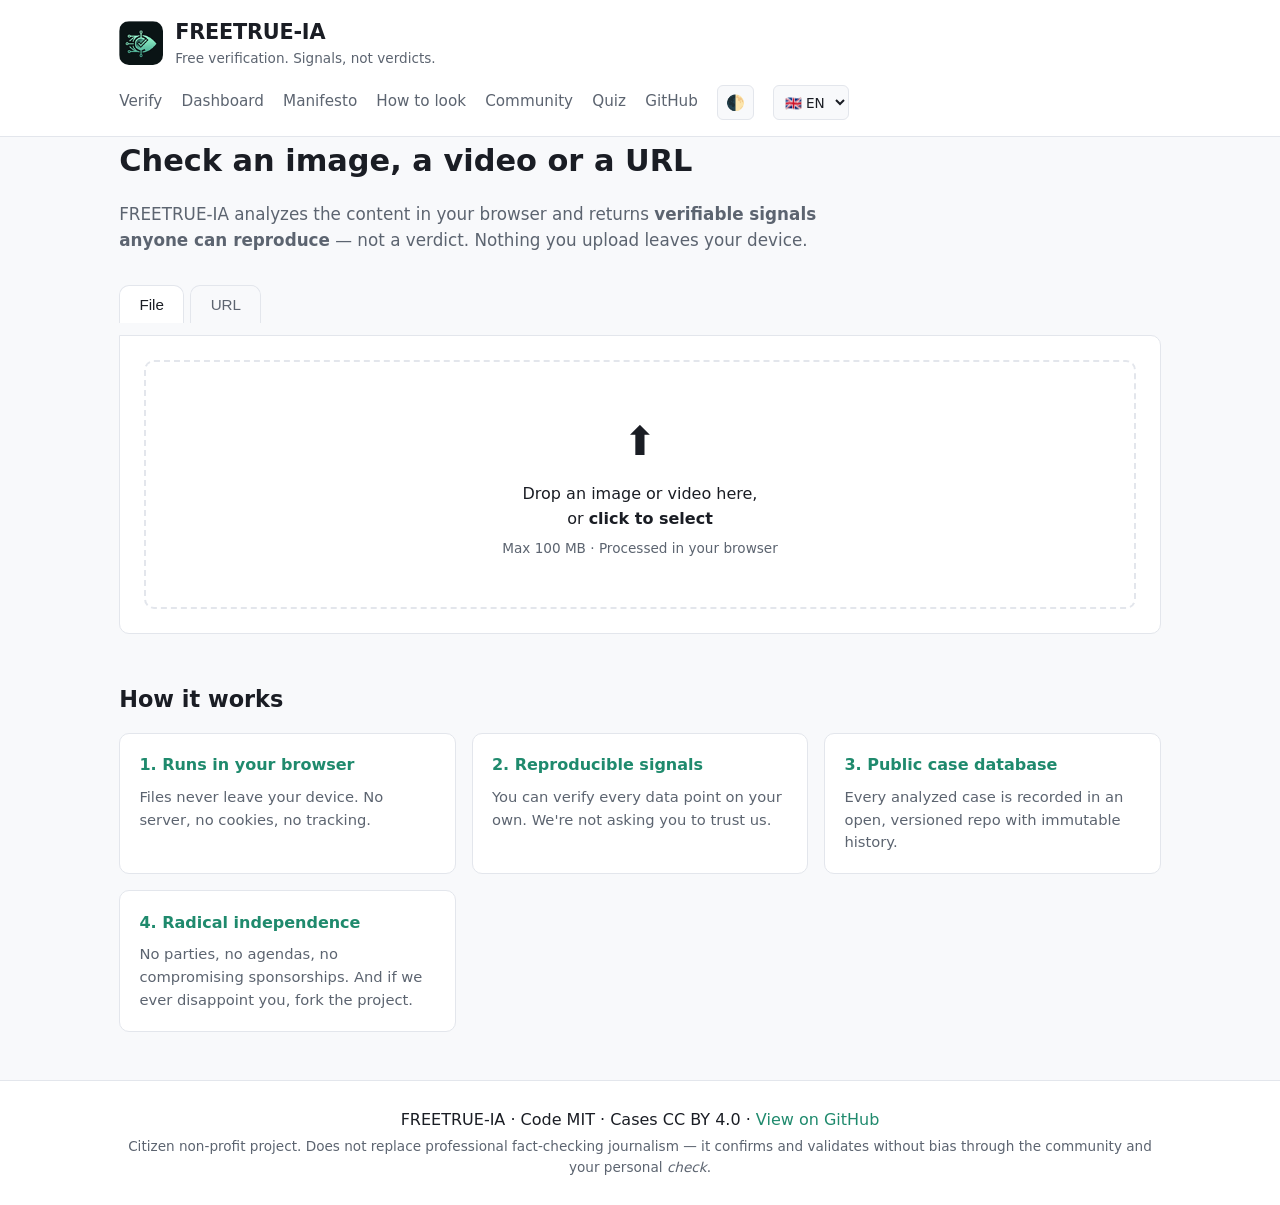
<file: index.html>
<!DOCTYPE html>
<html lang="es">
<head>
  <meta charset="UTF-8" />
  <meta name="viewport" content="width=device-width, initial-scale=1.0" />
  <title>FREETRUE-IA</title>
  <meta name="description" data-i18n-attr="content:meta.description" content="Herramienta libre y ciudadana para verificar contenidos audiovisuales sospechosos de manipulación por IA. Aporta señales verificables, no veredictos." />
  <link rel="stylesheet" href="css/style.css" />
  <link rel="icon" type="image/png" href="assets/logo-64.png" />
  <link rel="apple-touch-icon" href="assets/logo-512.png" />
  <link rel="manifest" href="manifest.webmanifest" />
  <meta name="theme-color" content="#0c1614" />
  <meta property="og:title" content="FREETRUE-IA" />
  <meta property="og:description" content="Verificación libre de contenidos. Señales verificables, no veredictos." />
  <meta property="og:image" content="https://jfsaints.github.io/FREETRUE-IA/assets/social-card.png" />
  <meta property="og:url" content="https://jfsaints.github.io/FREETRUE-IA/" />
  <meta name="twitter:card" content="summary_large_image" />
</head>
<body>
  <header class="site-header">
    <div class="container header-inner">
      <div class="brand">
        <img class="brand-mark" src="assets/logo-64.png" alt="" aria-hidden="true" />
        <div>
          <h1>FREETRUE-IA</h1>
          <p class="tagline" data-i18n="meta.tagline">Verificación libre. Señales, no veredictos.</p>
        </div>
      </div>
      <nav class="site-nav">
        <a href="#verificador" data-i18n="nav.verify">Verificar</a>
        <a href="panel.html" data-i18n="nav.panel">Panel</a>
        <a href="https://github.com/JFSAINTS/FREETRUE-IA/blob/main/MANIFIESTO.md" target="_blank" rel="noopener" data-i18n="nav.manifesto">Manifiesto</a>
        <a href="https://github.com/JFSAINTS/FREETRUE-IA/blob/main/docs/como-mirar.md" target="_blank" rel="noopener" data-i18n="nav.howto">Cómo mirar</a>
        <a href="https://github.com/JFSAINTS/FREETRUE-IA/blob/main/docs/comunidad.md" target="_blank" rel="noopener" data-i18n="nav.community">Comunidad</a>
        <a href="quiz.html" data-i18n="nav.quiz">Quiz</a>
        <a href="https://github.com/JFSAINTS/FREETRUE-IA" target="_blank" rel="noopener" data-i18n="nav.github">GitHub</a>
        <button id="theme-toggle" class="theme-toggle" type="button" aria-label="Cambiar tema">🌓</button>
        <select id="lang-switcher" class="lang-switcher" aria-label="Idioma">
          <option value="es">🇪🇸 ES</option>
          <option value="en">🇬🇧 EN</option>
          <option value="ca">🇪🇦 CA</option>
        </select>
      </nav>
    </div>
  </header>

  <main class="container">

    <section class="intro">
      <h2 data-i18n="intro.title">Verifica una imagen, un vídeo o una URL</h2>
      <p data-i18n-html="intro.text">
        FREETRUE-IA analiza el contenido en tu navegador y devuelve
        <strong>señales verificables que cualquiera puede reproducir</strong> —
        no un veredicto. Nada de lo que subas sale de tu dispositivo.
      </p>
    </section>

    <section id="verificador" class="verifier">
      <div class="tabs" role="tablist">
        <button class="tab active" data-tab="archivo" role="tab" aria-selected="true" data-i18n="tab.file">Archivo</button>
        <button class="tab" data-tab="url" role="tab" aria-selected="false" data-i18n="tab.url">URL</button>
      </div>

      <div class="tab-panel active" data-panel="archivo">
        <label class="dropzone" id="dropzone">
          <input type="file" id="file-input" accept="image/*,video/*" hidden />
          <div class="dropzone-inner">
            <span class="dropzone-icon" aria-hidden="true">⬆️</span>
            <span class="dropzone-text" data-i18n-html="dropzone.text">
              Arrastra aquí una imagen o vídeo,<br />
              o <strong>haz clic para seleccionar</strong>
            </span>
            <span class="dropzone-note" data-i18n="dropzone.note">Máx. 100 MB · Se procesa en tu navegador</span>
          </div>
        </label>
      </div>

      <div class="tab-panel" data-panel="url">
        <div class="url-form">
          <input type="url" id="url-input" data-i18n-placeholder="url.placeholder" placeholder="https://…" autocomplete="off" />
          <button id="url-analyze" class="btn primary" data-i18n="url.analyze">Analizar</button>
        </div>
        <p class="hint" data-i18n-html="url.hint">
          Nota: por restricciones de seguridad del navegador (CORS), muchos
          sitios impiden descargar directamente sus imágenes/vídeos. Si falla,
          descarga el archivo manualmente y súbelo desde la pestaña
          <em>Archivo</em>. Los enlaces de búsqueda inversa se generan igualmente.
        </p>
      </div>
    </section>

    <section id="resultados" class="results" hidden>
      <div class="results-header">
        <h2 data-i18n="results.title">Informe de análisis</h2>
        <div class="results-actions">
          <button id="share-report" class="btn ghost" data-i18n="share.button">🔗 Copiar enlace</button>
          <button id="print-report" class="btn ghost" data-i18n="print.button">🖨️ Imprimir</button>
          <button id="download-report" class="btn ghost" data-i18n="results.download">⬇ Descargar JSON</button>
        </div>
      </div>

      <div id="shared-banner" class="shared-banner" hidden data-i18n="share.banner">
        Estás viendo un informe compartido. Los datos provienen del enlace; la comparación con la base pública se ha recalculado en vivo.
      </div>

      <div id="file-summary" class="card"></div>

      <div id="card-verdict" class="card verdict-card">
        <div class="verdict-header">
          <span class="verdict-light" id="verdict-light" data-state="yellow">🟡</span>
          <div class="verdict-info">
            <h3 data-i18n="verdict.title">Semáforo</h3>
            <!-- Sin data-i18n: el texto lo gestiona applyVerdict() según el estado actual -->
            <p class="verdict-state" id="verdict-state-label">No se puede verificar</p>
            <p class="small muted" id="verdict-reason"></p>
          </div>
        </div>
        <div class="verdict-body">
          <p class="small" data-i18n="verdict.prompt">Tras revisar todas las señales, tu evaluación personal:</p>
          <div class="verdict-buttons">
            <button type="button" class="v-btn v-green" data-verdict="green">
              <span class="v-emoji">🟢</span>
              <span class="v-label" data-i18n="verdict.green">Verdad</span>
            </button>
            <button type="button" class="v-btn v-yellow" data-verdict="yellow">
              <span class="v-emoji">🟡</span>
              <span class="v-label" data-i18n="verdict.yellow">No se puede verificar</span>
            </button>
            <button type="button" class="v-btn v-red" data-verdict="red">
              <span class="v-emoji">🔴</span>
              <span class="v-label" data-i18n="verdict.red">Falso o modificado</span>
            </button>
          </div>
          <div id="verdict-red-detail" class="verdict-detail" hidden>
            <label class="label-block" for="verdict-modified-part" data-i18n="verdict.modified.label">¿Qué parte está modificada? (obligatorio)</label>
            <textarea id="verdict-modified-part" rows="2" data-i18n-placeholder="verdict.modified.placeholder" placeholder="Ej: El texto sobreimpreso «...» no fue dicho por la persona en el vídeo original; comparar con la fuente en TVE, minuto 03:12."></textarea>
          </div>
          <p class="small muted verdict-note" data-i18n-html="verdict.note">
            Tu veredicto queda registrado en el informe descargable. La <em>señal automática</em>
            (arriba, en color) proviene solo de evidencias técnicas — nunca sustituye tu criterio.
          </p>
        </div>
      </div>

      <div class="grid">
        <div class="card" id="card-hash">
          <h3 data-i18n="card.hash">🔐 Hash SHA-256</h3>
          <div class="card-body" id="hash-body">
            <p class="muted">…</p>
          </div>
        </div>

        <div class="card" id="card-exif">
          <h3 data-i18n="card.exif">🏷️ Metadatos EXIF</h3>
          <div class="card-body" id="exif-body">
            <p class="muted">…</p>
          </div>
        </div>

        <div class="card" id="card-c2pa">
          <h3 data-i18n="card.c2pa">📜 Credenciales C2PA</h3>
          <div class="card-body" id="c2pa-body">
            <p class="muted">…</p>
          </div>
        </div>

        <div class="card" id="card-db">
          <h3 data-i18n="card.db">📚 Base pública de casos</h3>
          <div class="card-body" id="db-body">
            <p class="muted">…</p>
          </div>
        </div>

        <div class="card wide" id="card-reverse">
          <h3 data-i18n="card.reverse">🔎 Búsqueda inversa</h3>
          <div class="card-body">
            <p data-i18n-html="card.reverse.text">
              Sube la imagen (o una captura del vídeo) a estos buscadores para
              comprobar si ha aparecido antes en otro contexto. Este paso lo
              haces <strong>tú</strong> — es la evidencia más fuerte que puedes
              obtener.
            </p>
            <div class="reverse-links" id="reverse-links"></div>
            <div id="wayback-section" hidden>
              <h4 class="subhead" data-i18n="wayback.title">🗄️ Wayback Machine (archivo histórico de la web)</h4>
              <div class="reverse-links" id="wayback-links"></div>
            </div>
          </div>
        </div>

        <div class="card wide" id="card-ela" hidden>
          <h3 data-i18n="card.ela">🔬 ELA — Análisis de nivel de error</h3>
          <div class="card-body">
            <p class="small" data-i18n-html="ela.note">
              Recomprime la imagen y amplifica las diferencias: las zonas
              editadas o pegadas suelen «brillar» distinto al resto. Más fiable
              en JPEG. <strong>Un mapa uniforme no prueba autenticidad</strong> y
              los bordes de alto contraste brillan de forma natural — es una
              señal más, no un veredicto.
            </p>
            <button id="ela-run" class="btn ghost" type="button" data-i18n="ela.run">Ejecutar análisis ELA</button>
            <span id="ela-status" class="small muted"></span>
            <div id="ela-result" class="ela-result" hidden>
              <div><p class="small muted" data-i18n="ela.original">Original</p><img id="ela-original" alt="Original" /></div>
              <div><p class="small muted" data-i18n="ela.map">Mapa ELA</p><img id="ela-map" alt="Mapa ELA" /></div>
            </div>
          </div>
        </div>

        <div class="card wide" id="card-frames" hidden>
          <h3 data-i18n="card.frames">🎞️ Fotogramas del vídeo</h3>
          <div class="card-body">
            <p class="small" data-i18n="frames.note">Extrae fotogramas clave para analizarlos como imágenes: haz búsqueda inversa de cada uno, pasa OCR al que contenga texto, o descárgalos como evidencia.</p>
            <button id="frames-run" class="btn ghost" type="button" data-i18n="frames.run">Extraer fotogramas</button>
            <span id="frames-status" class="small muted"></span>
            <div id="frames-strip" class="frames-strip"></div>
          </div>
        </div>

        <div class="card wide" id="card-news">
          <h3 data-i18n="card.news">🗞️ Contexto de la noticia y contraste con fuentes</h3>
          <div class="card-body">
            <p data-i18n-html="card.news.text">
              Si el contenido afirma o presenta una noticia, comprueba si esa
              afirmación existe en <strong>medios independientes entre sí</strong>
              y si ha sido tratada por <strong>verificadores de bulos</strong>.
              Que una historia bomba solo aparezca en un sitio es la señal más
              simple y potente de que algo huele mal.
            </p>

            <div class="news-controls">
              <button id="ocr-btn" class="btn ghost" type="button" data-i18n="ocr.button">🔤 Extraer texto de la imagen (OCR)</button>
              <span id="ocr-status" class="small muted"></span>
            </div>

            <label for="claim-input" class="label-block" data-i18n="claim.label">Afirmación a buscar (edítala o escríbela):</label>
            <textarea id="claim-input" rows="3" data-i18n-placeholder="claim.placeholder" placeholder="Ej: «El gobierno X ha anunciado hoy la retirada de todas las ayudas a Y»"></textarea>

            <div class="claim-actions">
              <a id="translate-claim" class="btn ghost small-btn" target="_blank" rel="noopener" href="#" data-i18n="translate.button">🌐 Traducir</a>
              <span id="suggested-tags" class="tag-suggestions"></span>
            </div>

            <div id="news-links" hidden>
              <h4 class="subhead" data-i18n="news.general">📰 Medios generalistas</h4>
              <div class="reverse-links" id="news-general"></div>

              <h4 class="subhead" data-i18n="news.factcheck">✅ Verificadores de bulos</h4>
              <div class="reverse-links" id="news-factcheck"></div>
            </div>

            <p id="page-metadata" class="small muted" hidden></p>
          </div>
        </div>

        <div class="card wide" id="card-checklist">
          <h3 data-i18n="card.checklist">👁️ Checklist manual</h3>
          <div class="card-body">
            <p data-i18n="checklist.text">Repasa estas señales con la imagen/vídeo delante:</p>
            <p class="small muted" data-i18n="checklist.legend">Haz clic en cada punto para marcarlo: ◻ sin revisar → ✓ revisado sin anomalía → ⚠ anomalía detectada.</p>
            <ul class="checklist" id="checklist"></ul>

            <div class="checklist-otros">
              <label class="label-block" for="checklist-otros-input" data-i18n="checklist.otros.label">Otros — contexto, observaciones o pruebas adicionales:</label>
              <textarea id="checklist-otros-input" rows="2" data-i18n-placeholder="checklist.otros.placeholder" placeholder="Ej: la fuente original es un canal parodia; el edificio del fondo no existe en esa ciudad; enlace a la foto original…"></textarea>
              <div class="claim-actions">
                <button id="checklist-to-aportacion" class="btn ghost small-btn" type="button" data-i18n="checklist.usar">🤝 Llevar a la aportación</button>
                <span id="checklist-status" class="small muted"></span>
              </div>
            </div>
          </div>
        </div>
      </div>

      <div class="card wide" id="card-community">
        <h3 data-i18n="card.community">🤝 ¿No está claro? Aporta contexto</h3>
        <div class="card-body">
          <p data-i18n-html="community.text">
            Como en las <em>notas de la comunidad</em> de otras plataformas —
            pero <strong>transparente y sin dueño</strong>. Tu aportación se
            registra como <em>issue</em> público en GitHub, cualquiera puede
            comentarla, y si aporta valor real se integra al caso siguiendo el
            proceso descrito en
            <a href="https://github.com/JFSAINTS/FREETRUE-IA/blob/main/docs/comunidad.md" target="_blank" rel="noopener">docs/comunidad.md</a>.
          </p>
          <p class="small muted" data-i18n-html="card.news.note">
            No necesitas conocer JSON ni Git — el formulario prepara un issue
            pre-rellenado; solo tienes que revisar y pulsar «Submit» en GitHub.
          </p>

          <form id="community-form" onsubmit="return false;">
            <label class="label-block" for="ap-tipo" data-i18n="community.type">Tipo de aportación</label>
            <select id="ap-tipo"></select>
            <p class="small muted" id="ap-guia" style="margin:.3rem 0 .8rem"></p>

            <label class="label-block" for="ap-descripcion" data-i18n="community.description">Descripción breve del contenido (1 línea)</label>
            <input id="ap-descripcion" type="text" data-i18n-placeholder="community.description.placeholder" placeholder="Ej: Vídeo atribuido a X anunciando Y" />

            <label class="label-block" for="ap-aportacion" data-i18n="community.aportacion">Tu aportación</label>
            <textarea id="ap-aportacion" rows="4" data-i18n-placeholder="community.aportacion.placeholder" placeholder="Explica con claridad qué aportas y por qué es relevante."></textarea>

            <label class="label-block" for="ap-evidencias" data-i18n="community.evidencias">Evidencias (URLs, una por línea)</label>
            <textarea id="ap-evidencias" rows="3" placeholder="https://&#10;https://"></textarea>

            <div class="two-col">
              <div>
                <label class="label-block" for="ap-autor" data-i18n="community.author">Tu nombre o handle (opcional)</label>
                <input id="ap-autor" type="text" data-i18n-placeholder="community.author.placeholder" placeholder="@usuario, nombre real, o «anónimo»" />
              </div>
              <div>
                <label class="label-block" for="ap-conflictos" data-i18n="community.conflicts">Conflictos de interés declarados</label>
                <input id="ap-conflictos" type="text" data-i18n-placeholder="community.conflicts.placeholder" placeholder="ninguno / trabajo en X / familiar de Y" />
              </div>
            </div>

            <div class="community-actions">
              <button id="ap-submit" type="button" class="btn primary" data-i18n="community.submit">📤 Abrir issue pre-rellenado en GitHub</button>
              <button id="ap-copy" type="button" class="btn ghost" data-i18n="community.copy">📋 Copiar como texto</button>
              <button id="ap-download" type="button" class="btn ghost" data-i18n="community.download">⬇ Descargar JSON</button>
            </div>
            <p id="ap-status" class="small muted"></p>
          </form>
        </div>
      </div>

      <div class="disclaimer" data-i18n-html="disclaimer">
        <strong>⚠️ Este informe no es un veredicto.</strong> Ausencia de metadatos
        o de credenciales C2PA <em>no</em> prueba manipulación. Un score alto de
        un detector automático puede ser un falso positivo. La herramienta te
        ayuda a mirar mejor; el juicio final es tuyo. Cuando dudes, no compartas.
      </div>
    </section>

    <section class="pillars">
      <h2 data-i18n="pillars.title">Cómo funciona</h2>
      <div class="grid">
        <div class="pillar">
          <h3 data-i18n="pillars.1.title">1. Todo en tu navegador</h3>
          <p data-i18n="pillars.1.text">Los archivos no salen de tu dispositivo.</p>
        </div>
        <div class="pillar">
          <h3 data-i18n="pillars.2.title">2. Señales reproducibles</h3>
          <p data-i18n="pillars.2.text">Cada dato del informe lo puedes verificar.</p>
        </div>
        <div class="pillar">
          <h3 data-i18n="pillars.3.title">3. Base de casos pública</h3>
          <p data-i18n="pillars.3.text">Cada caso queda en un repo abierto.</p>
        </div>
        <div class="pillar">
          <h3 data-i18n="pillars.4.title">4. Independencia radical</h3>
          <p data-i18n="pillars.4.text">Sin partidos, sin agendas.</p>
        </div>
      </div>
    </section>

  </main>

  <footer class="site-footer">
    <div class="container">
      <p>
        <span data-i18n="footer.text">FREETRUE-IA · Código MIT · Casos CC BY 4.0 ·</span>
        <a href="https://github.com/JFSAINTS/FREETRUE-IA" target="_blank" rel="noopener" data-i18n="footer.viewgithub">Ver en GitHub</a>
      </p>
      <p class="muted small" data-i18n-html="footer.disclaimer">
        Proyecto ciudadano y sin ánimo de lucro. No sustituye al periodismo de
        verificación profesional, sino que confirma y valida sin sesgo por la
        comunidad y el <em>check</em> personal.
      </p>
    </div>
  </footer>

  <script type="module" src="js/app.js"></script>
</body>
</html>
</file>
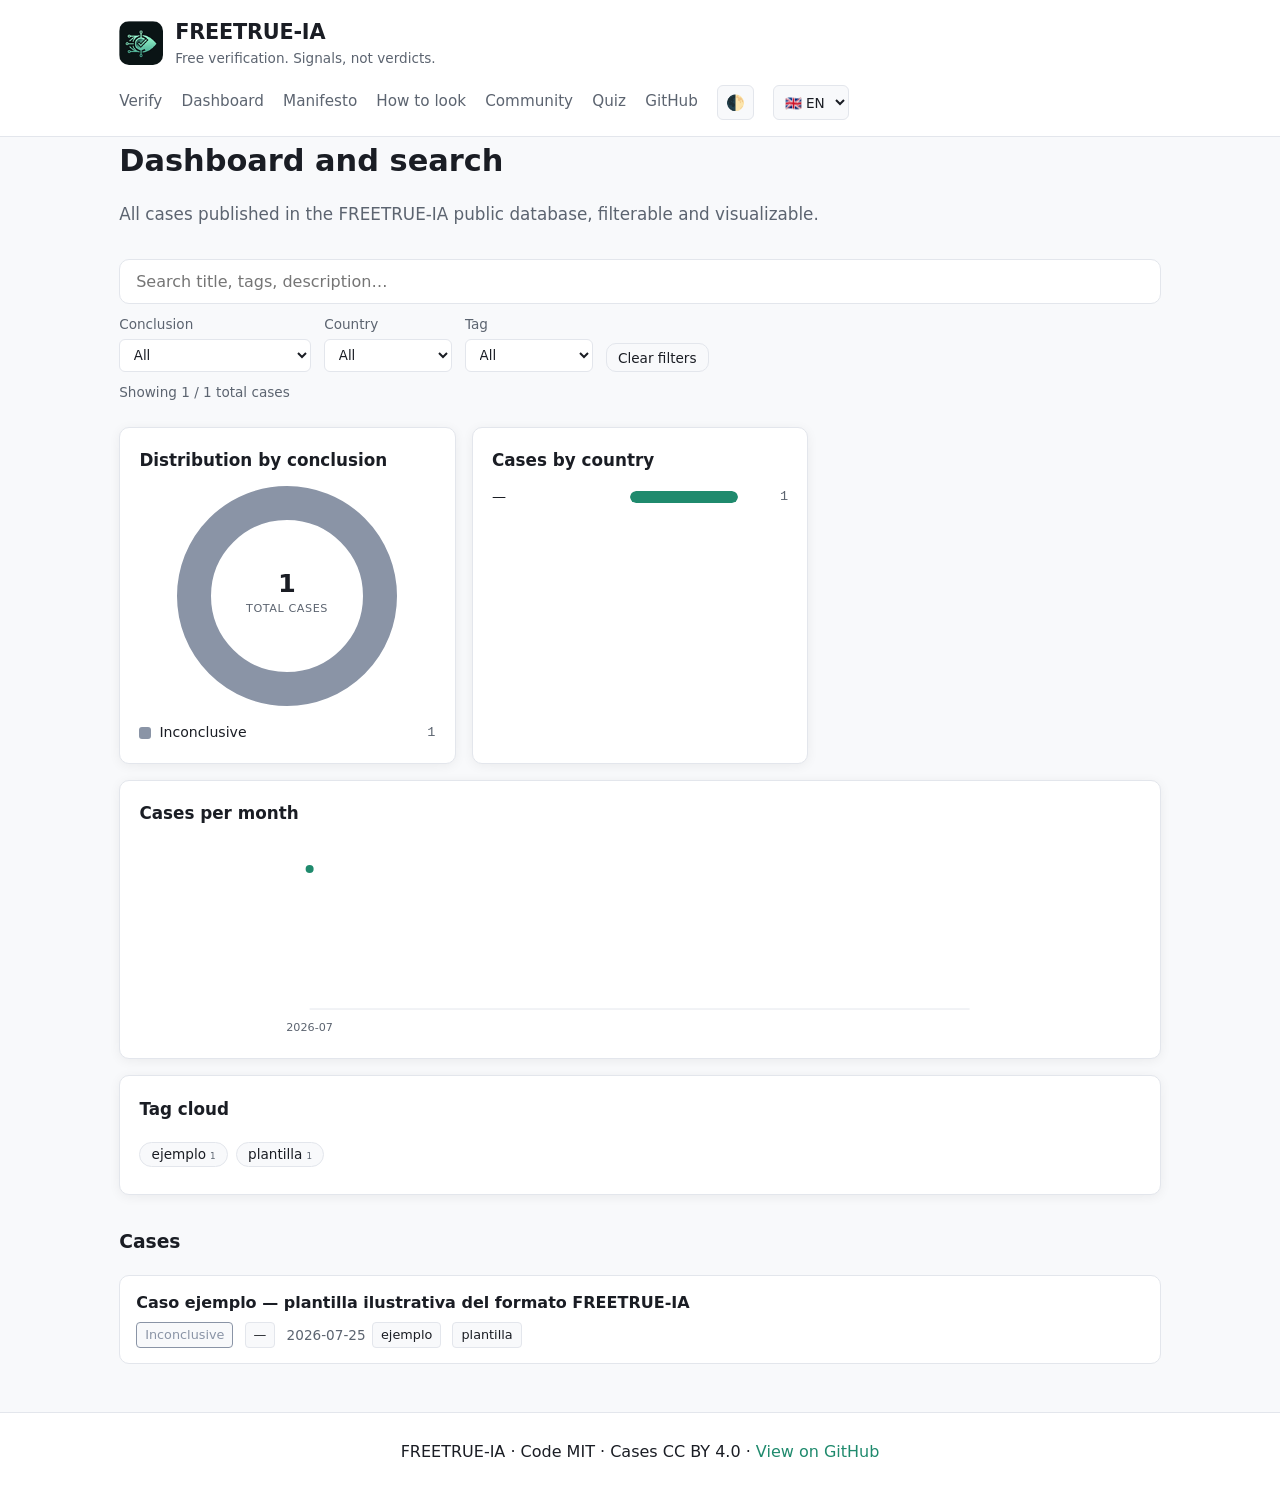
<file: panel.html>
<!DOCTYPE html>
<html lang="es">
<head>
  <meta charset="UTF-8" />
  <meta name="viewport" content="width=device-width, initial-scale=1.0" />
  <title>FREETRUE-IA · Panel</title>
  <link rel="stylesheet" href="css/style.css" />
  <link rel="icon" type="image/png" href="assets/logo-64.png" />
  <link rel="apple-touch-icon" href="assets/logo-512.png" />
  <link rel="manifest" href="manifest.webmanifest" />
  <meta name="theme-color" content="#0c1614" />
</head>
<body>
  <header class="site-header">
    <div class="container header-inner">
      <div class="brand">
        <img class="brand-mark" src="assets/logo-64.png" alt="" aria-hidden="true" />
        <div>
          <h1>FREETRUE-IA</h1>
          <p class="tagline" data-i18n="meta.tagline">Verificación libre. Señales, no veredictos.</p>
        </div>
      </div>
      <nav class="site-nav">
        <a href="index.html" data-i18n="nav.verify">Verificar</a>
        <a href="panel.html" data-i18n="nav.panel">Panel</a>
        <a href="https://github.com/JFSAINTS/FREETRUE-IA/blob/main/MANIFIESTO.md" target="_blank" rel="noopener" data-i18n="nav.manifesto">Manifiesto</a>
        <a href="https://github.com/JFSAINTS/FREETRUE-IA/blob/main/docs/como-mirar.md" target="_blank" rel="noopener" data-i18n="nav.howto">Cómo mirar</a>
        <a href="https://github.com/JFSAINTS/FREETRUE-IA/blob/main/docs/comunidad.md" target="_blank" rel="noopener" data-i18n="nav.community">Comunidad</a>
        <a href="quiz.html" data-i18n="nav.quiz">Quiz</a>
        <a href="https://github.com/JFSAINTS/FREETRUE-IA" target="_blank" rel="noopener" data-i18n="nav.github">GitHub</a>
        <button id="theme-toggle" class="theme-toggle" type="button" aria-label="Cambiar tema">🌓</button>
        <select id="lang-switcher" class="lang-switcher" aria-label="Idioma">
          <option value="es">🇪🇸 ES</option>
          <option value="en">🇬🇧 EN</option>
          <option value="ca">🇪🇦 CA</option>
        </select>
      </nav>
    </div>
  </header>

  <main class="container">

    <section class="intro">
      <h2 data-i18n="panel.title">Panel de estadísticas y buscador</h2>
      <p class="muted" data-i18n="panel.subtitle">Todos los casos publicados en la base pública de FREETRUE-IA.</p>
    </section>

    <section class="panel-filters">
      <input type="search" id="q" class="search-input" data-i18n-placeholder="panel.search" placeholder="Buscar…" />
      <div class="filter-row">
        <label>
          <span data-i18n="panel.filter.conclusion">Conclusión</span>
          <select id="f-conclusion"><option value="" data-i18n="panel.filter.all">Todos</option></select>
        </label>
        <label>
          <span data-i18n="panel.filter.country">País</span>
          <select id="f-country"><option value="" data-i18n="panel.filter.all">Todos</option></select>
        </label>
        <label>
          <span data-i18n="panel.filter.tag">Etiqueta</span>
          <select id="f-tag"><option value="" data-i18n="panel.filter.all">Todos</option></select>
        </label>
        <button id="f-reset" class="btn ghost small-btn" data-i18n="panel.filter.reset">Limpiar filtros</button>
      </div>
      <p class="small muted" id="stats-line"></p>
    </section>

    <section class="panel-grid">
      <div class="card">
        <h3 data-i18n="panel.chart.conclusions">Distribución por conclusión</h3>
        <div id="chart-conclusions"></div>
      </div>
      <div class="card">
        <h3 data-i18n="panel.chart.countries">Casos por país</h3>
        <div id="chart-countries"></div>
      </div>
      <div class="card wide">
        <h3 data-i18n="panel.chart.timeline">Casos por mes</h3>
        <div id="chart-timeline"></div>
      </div>
      <div class="card wide">
        <h3 data-i18n="panel.tagcloud">Nube de etiquetas</h3>
        <div id="tagcloud"></div>
      </div>
    </section>

    <section class="panel-results">
      <h3 data-i18n="panel.results">Casos</h3>
      <ul id="results-list" class="case-list"></ul>
    </section>

  </main>

  <footer class="site-footer">
    <div class="container">
      <p>
        <span data-i18n="footer.text">FREETRUE-IA · Código MIT · Casos CC BY 4.0 ·</span>
        <a href="https://github.com/JFSAINTS/FREETRUE-IA" target="_blank" rel="noopener" data-i18n="footer.viewgithub">Ver en GitHub</a>
      </p>
    </div>
  </footer>

  <script type="module" src="js/panel.js"></script>
</body>
</html>
</file>
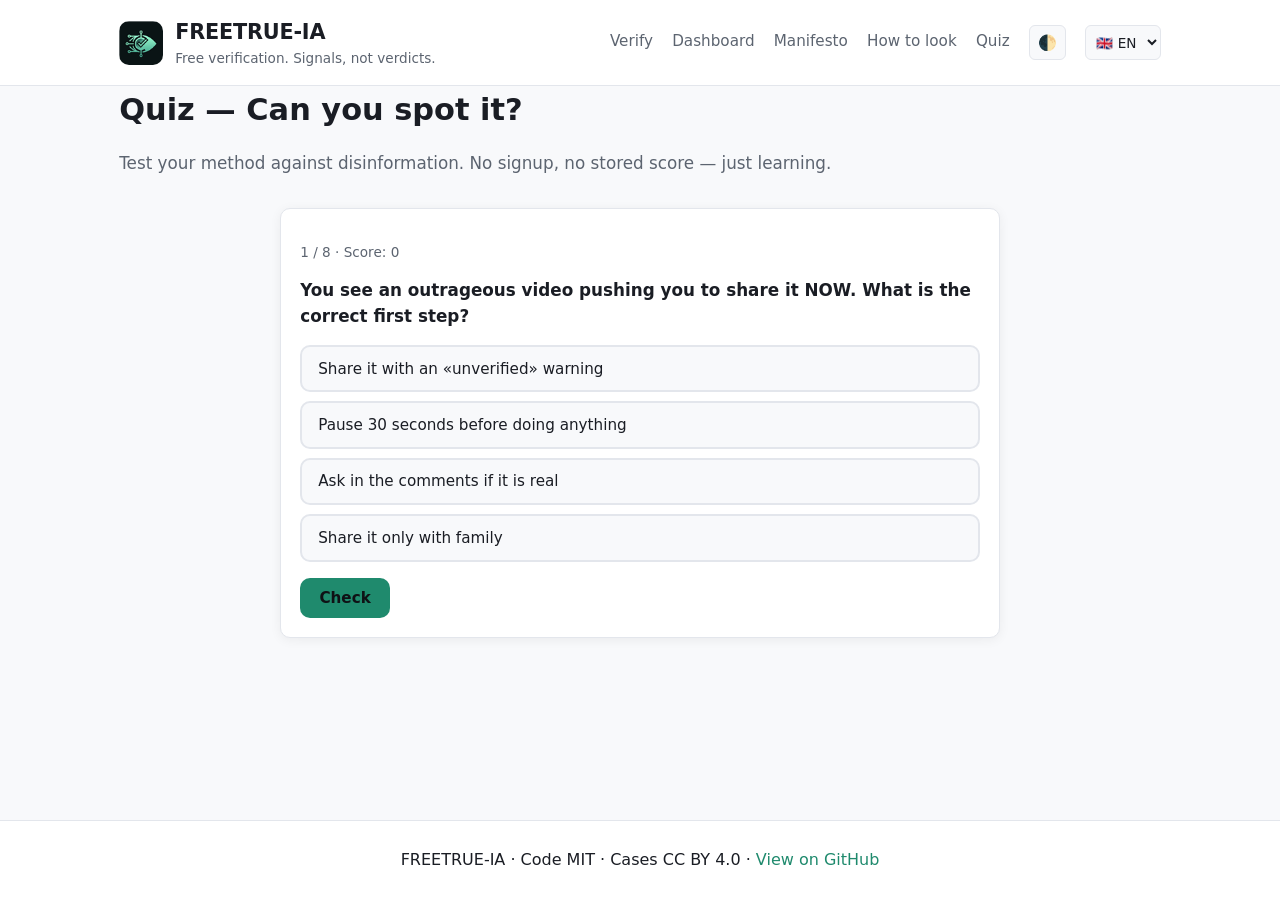
<file: quiz.html>
<!DOCTYPE html>
<html lang="es">
<head>
  <meta charset="UTF-8" />
  <meta name="viewport" content="width=device-width, initial-scale=1.0" />
  <title>FREETRUE-IA · Quiz</title>
  <link rel="stylesheet" href="css/style.css" />
  <link rel="icon" type="image/png" href="assets/logo-64.png" />
  <link rel="manifest" href="manifest.webmanifest" />
  <meta name="theme-color" content="#0c1614" />
</head>
<body>
  <header class="site-header">
    <div class="container header-inner">
      <div class="brand">
        <img class="brand-mark" src="assets/logo-64.png" alt="" aria-hidden="true" />
        <div>
          <h1>FREETRUE-IA</h1>
          <p class="tagline" data-i18n="meta.tagline">Verificación libre. Señales, no veredictos.</p>
        </div>
      </div>
      <nav class="site-nav">
        <a href="index.html" data-i18n="nav.verify">Verificar</a>
        <a href="panel.html" data-i18n="nav.panel">Panel</a>
        <a href="https://github.com/JFSAINTS/FREETRUE-IA/blob/main/MANIFIESTO.md" target="_blank" rel="noopener" data-i18n="nav.manifesto">Manifiesto</a>
        <a href="https://github.com/JFSAINTS/FREETRUE-IA/blob/main/docs/como-mirar.md" target="_blank" rel="noopener" data-i18n="nav.howto">Cómo mirar</a>
        <a href="quiz.html" data-i18n="nav.quiz">Quiz</a>
        <button id="theme-toggle" class="theme-toggle" type="button" aria-label="Cambiar tema">🌓</button>
        <select id="lang-switcher" class="lang-switcher" aria-label="Idioma">
          <option value="es">🇪🇸 ES</option>
          <option value="en">🇬🇧 EN</option>
          <option value="ca">🇪🇦 CA</option>
        </select>
      </nav>
    </div>
  </header>

  <main class="container">
    <section class="intro">
      <h2 data-i18n="quiz.title">Quiz — ¿Sabes mirar?</h2>
      <p class="muted" data-i18n="quiz.subtitle">Pon a prueba tu método contra la desinformación.</p>
    </section>

    <section class="quiz-area">
      <div class="card" id="quiz-card">
        <p class="small muted" id="quiz-progress"></p>
        <h3 id="quiz-question"></h3>
        <div id="quiz-options" class="quiz-options"></div>
        <div id="quiz-feedback" class="quiz-feedback" hidden></div>
        <div class="quiz-actions">
          <button id="quiz-check" class="btn primary" data-i18n="quiz.check">Comprobar</button>
          <button id="quiz-next" class="btn ghost" data-i18n="quiz.next" hidden>Siguiente</button>
        </div>
      </div>

      <div class="card" id="quiz-final" hidden>
        <h3 id="quiz-score"></h3>
        <p id="quiz-final-msg"></p>
        <div class="quiz-actions">
          <button id="quiz-retry" class="btn primary" data-i18n="quiz.retry">Volver a empezar</button>
          <a class="btn ghost" href="https://github.com/JFSAINTS/FREETRUE-IA/blob/main/docs/como-mirar.md" target="_blank" rel="noopener" data-i18n="nav.howto">Cómo mirar</a>
        </div>
      </div>
    </section>
  </main>

  <footer class="site-footer">
    <div class="container">
      <p>
        <span data-i18n="footer.text">FREETRUE-IA · Código MIT · Casos CC BY 4.0 ·</span>
        <a href="https://github.com/JFSAINTS/FREETRUE-IA" target="_blank" rel="noopener" data-i18n="footer.viewgithub">Ver en GitHub</a>
      </p>
    </div>
  </footer>

  <script type="module" src="js/quiz.js"></script>
</body>
</html>
</file>
<file: css/style.css>
/* FREETRUE-IA — estilos base */

:root {
  --bg: #0f1115;
  --bg-elevated: #171a21;
  --bg-card: #1c2029;
  --border: #262b36;
  --text: #e6e8ee;
  --text-muted: #9aa1ad;
  --accent: #4fc3a1;
  --accent-hover: #6ed4b6;
  --warn: #f0b429;
  --danger: #f16b6b;
  --radius: 10px;
  --shadow: 0 4px 20px rgba(0,0,0,0.25);
  --mono: ui-monospace, "Cascadia Code", "SF Mono", Menlo, Consolas, monospace;
  --sans: system-ui, -apple-system, "Segoe UI", Roboto, "Helvetica Neue", Arial, sans-serif;
}

@media (prefers-color-scheme: light) {
  :root:not([data-theme="dark"]) {
    --bg: #f8f9fb;
    --bg-elevated: #ffffff;
    --bg-card: #ffffff;
    --border: #e3e6ec;
    --text: #1a1d24;
    --text-muted: #5c6470;
    --accent: #1f8a6d;
    --accent-hover: #17715a;
    --shadow: 0 2px 12px rgba(0,0,0,0.06);
  }
}

/* Toggle manual: [data-theme] fija el tema ignorando el sistema */
:root[data-theme="light"] {
  --bg: #f8f9fb;
  --bg-elevated: #ffffff;
  --bg-card: #ffffff;
  --border: #e3e6ec;
  --text: #1a1d24;
  --text-muted: #5c6470;
  --accent: #1f8a6d;
  --accent-hover: #17715a;
  --shadow: 0 2px 12px rgba(0,0,0,0.06);
}

* { box-sizing: border-box; }
html, body { margin: 0; padding: 0; }
body {
  font-family: var(--sans);
  background: var(--bg);
  color: var(--text);
  line-height: 1.55;
  min-height: 100vh;
  display: flex;
  flex-direction: column;
}

.container { max-width: 1080px; margin: 0 auto; padding: 0 1.2rem; width: 100%; }

/* Header */
.site-header {
  background: var(--bg-elevated);
  border-bottom: 1px solid var(--border);
  padding: 1rem 0;
  position: sticky; top: 0; z-index: 10;
  backdrop-filter: blur(8px);
}
.header-inner { display: flex; justify-content: space-between; align-items: center; gap: 1rem; flex-wrap: wrap; }
.brand { display: flex; align-items: center; gap: 0.75rem; }
.brand-mark { font-size: 2rem; width: 44px; height: 44px; border-radius: 10px; display: block; }
.brand h1 { font-size: 1.3rem; margin: 0; letter-spacing: -0.01em; }
.tagline { margin: 0; font-size: 0.85rem; color: var(--text-muted); }
.site-nav { display: flex; gap: 1.2rem; flex-wrap: wrap; }
.site-nav a {
  color: var(--text-muted);
  text-decoration: none;
  font-size: 0.95rem;
  padding: 0.3rem 0;
  border-bottom: 2px solid transparent;
  transition: color 0.15s, border-color 0.15s;
}
.site-nav a:hover { color: var(--accent); border-color: var(--accent); }

/* Main sections */
main { flex: 1; padding: 2rem 0 3rem; }
.intro { margin-bottom: 2rem; }
.intro h2 { font-size: 1.9rem; margin: 0 0 0.6rem; }
.intro p { color: var(--text-muted); max-width: 70ch; font-size: 1.05rem; }

/* Tabs / verifier */
.verifier { margin-bottom: 2.5rem; }
.tabs { display: flex; gap: 0.4rem; margin-bottom: 0.8rem; }
.tab {
  background: transparent; color: var(--text-muted);
  border: 1px solid var(--border); border-bottom: none;
  padding: 0.6rem 1.2rem; font-size: 0.95rem;
  border-radius: var(--radius) var(--radius) 0 0;
  cursor: pointer;
  transition: all 0.15s;
}
.tab.active { background: var(--bg-card); color: var(--text); }
.tab:hover:not(.active) { color: var(--text); }
.tab-panel { display: none; background: var(--bg-card); border: 1px solid var(--border); border-radius: 0 var(--radius) var(--radius) var(--radius); padding: 1.5rem; }
.tab-panel.active { display: block; }

/* Dropzone */
.dropzone {
  display: block; cursor: pointer;
  border: 2px dashed var(--border); border-radius: var(--radius);
  padding: 3rem 1.5rem; text-align: center;
  transition: border-color 0.15s, background 0.15s;
}
.dropzone:hover, .dropzone.hover { border-color: var(--accent); background: rgba(79,195,161,0.05); }
.dropzone-icon { font-size: 2.5rem; display: block; margin-bottom: 0.6rem; }
.dropzone-text { display: block; margin-bottom: 0.4rem; }
.dropzone-note { display: block; font-size: 0.85rem; color: var(--text-muted); }

/* URL form */
.url-form { display: flex; gap: 0.5rem; margin-bottom: 0.6rem; }
.url-form input {
  flex: 1; padding: 0.7rem 0.9rem;
  background: var(--bg); color: var(--text);
  border: 1px solid var(--border); border-radius: var(--radius);
  font-family: var(--mono); font-size: 0.9rem;
}
.url-form input:focus { outline: none; border-color: var(--accent); }
.hint { color: var(--text-muted); font-size: 0.88rem; margin: 0.6rem 0 0; }

/* Buttons */
.btn { border: none; border-radius: var(--radius); padding: 0.7rem 1.2rem; font-size: 0.95rem; cursor: pointer; font-family: inherit; transition: background 0.15s, color 0.15s; }
.btn.primary { background: var(--accent); color: #0f1115; font-weight: 600; }
.btn.primary:hover { background: var(--accent-hover); }
.btn.ghost { background: transparent; color: var(--text); border: 1px solid var(--border); }
.btn.ghost:hover { border-color: var(--accent); color: var(--accent); }

/* Results */
.results { margin-top: 2rem; }
.results-header { display: flex; justify-content: space-between; align-items: center; margin-bottom: 1rem; flex-wrap: wrap; gap: 0.6rem; }
.results-header h2 { margin: 0; font-size: 1.5rem; }

.grid { display: grid; grid-template-columns: repeat(auto-fit, minmax(280px, 1fr)); gap: 1rem; margin-top: 1rem; }

.card {
  background: var(--bg-card);
  border: 1px solid var(--border);
  border-radius: var(--radius);
  padding: 1.2rem;
  box-shadow: var(--shadow);
}
.card.wide { grid-column: 1 / -1; }
.card h3 { margin: 0 0 0.8rem; font-size: 1.05rem; }
.card-body { font-size: 0.94rem; }
.card-body pre { background: var(--bg); padding: 0.7rem; border-radius: 6px; overflow-x: auto; font-size: 0.82rem; margin: 0.4rem 0; font-family: var(--mono); }

/* File summary */
#file-summary { display: flex; gap: 1rem; align-items: center; margin-bottom: 1rem; }
#file-summary .preview { max-width: 120px; max-height: 120px; border-radius: 6px; object-fit: cover; background: var(--bg); }
#file-summary .meta { flex: 1; }
#file-summary .meta strong { display: block; margin-bottom: 0.2rem; word-break: break-all; }
#file-summary .meta span { color: var(--text-muted); font-size: 0.88rem; display: block; }

/* Reverse search links */
.reverse-links { display: grid; grid-template-columns: repeat(auto-fit, minmax(150px, 1fr)); gap: 0.6rem; margin-top: 0.8rem; }
.reverse-links a {
  display: block; padding: 0.7rem 0.9rem;
  background: var(--bg); border: 1px solid var(--border);
  border-radius: 6px; text-align: center;
  color: var(--text); text-decoration: none;
  transition: all 0.15s;
}
.reverse-links a:hover { border-color: var(--accent); color: var(--accent); }
.reverse-links a small { display: block; color: var(--text-muted); font-size: 0.75rem; margin-top: 0.2rem; }

/* Theme toggle */
.theme-toggle {
  background: var(--bg); color: var(--text);
  border: 1px solid var(--border); border-radius: 6px;
  padding: 0.25rem 0.5rem; font-size: 0.95rem; cursor: pointer;
  line-height: 1.2;
}
.theme-toggle:hover { border-color: var(--accent); }

/* Results actions */
.results-actions { display: flex; gap: 0.5rem; flex-wrap: wrap; }

/* Shared report banner */
.shared-banner {
  background: rgba(79,195,161,0.08);
  border: 1px solid rgba(79,195,161,0.35);
  border-radius: var(--radius);
  padding: 0.8rem 1rem;
  margin-bottom: 1rem;
  font-size: 0.92rem;
}

/* ELA */
.ela-result { display: grid; grid-template-columns: 1fr 1fr; gap: 0.8rem; margin-top: 0.8rem; }
@media (max-width: 640px) { .ela-result { grid-template-columns: 1fr; } }
.ela-result img { max-width: 100%; border-radius: 6px; border: 1px solid var(--border); display: block; }

/* Frames strip */
.frames-strip { display: grid; grid-template-columns: repeat(auto-fill, minmax(170px, 1fr)); gap: 0.8rem; margin-top: 0.8rem; }
.frame-item { background: var(--bg); border: 1px solid var(--border); border-radius: 6px; padding: 0.5rem; }
.frame-item img { width: 100%; border-radius: 4px; display: block; }
.frame-item .frame-meta { font-size: 0.78rem; color: var(--text-muted); margin: 0.35rem 0; }
.frame-item .frame-actions { display: flex; gap: 0.35rem; flex-wrap: wrap; }
.frame-item .frame-actions a, .frame-item .frame-actions button {
  font-size: 0.78rem; padding: 0.25rem 0.5rem;
  background: var(--bg-card); color: var(--text);
  border: 1px solid var(--border); border-radius: 4px;
  cursor: pointer; text-decoration: none; font-family: inherit;
}
.frame-item .frame-actions a:hover, .frame-item .frame-actions button:hover { border-color: var(--accent); color: var(--accent); }

/* Quiz */
.quiz-area { max-width: 720px; margin: 0 auto; }
.quiz-options { display: flex; flex-direction: column; gap: 0.55rem; margin: 1rem 0; }
.quiz-opt {
  text-align: left; padding: 0.8rem 1rem;
  background: var(--bg); color: var(--text);
  border: 2px solid var(--border); border-radius: var(--radius);
  cursor: pointer; font-family: inherit; font-size: 0.95rem;
  transition: all 0.15s;
}
.quiz-opt:hover:not(:disabled) { border-color: var(--accent); }
.quiz-opt.selected { border-color: var(--accent); background: rgba(79,195,161,0.07); }
.quiz-opt.correct { border-color: #4fc3a1; background: rgba(79,195,161,0.12); }
.quiz-opt.incorrect { border-color: #f16b6b; background: rgba(241,107,107,0.1); }
.quiz-opt:disabled { cursor: default; opacity: 0.9; }
.quiz-feedback { padding: 0.8rem 1rem; border-radius: var(--radius); margin-bottom: 0.8rem; font-size: 0.93rem; }
.quiz-feedback.ok { background: rgba(79,195,161,0.1); border: 1px solid rgba(79,195,161,0.35); }
.quiz-feedback.ko { background: rgba(241,107,107,0.08); border: 1px solid rgba(241,107,107,0.3); }
.quiz-actions { display: flex; gap: 0.6rem; flex-wrap: wrap; }

/* Impresión: informe limpio en papel/PDF */
@media print {
  .site-header, .site-footer, .verifier, .intro, .pillars,
  .results-actions, .verdict-buttons, .verdict-note, .news-controls,
  .claim-actions, #card-community, .community-actions, #news-links,
  .tab-panel, .tabs, #shared-banner { display: none !important; }
  body { background: #fff; color: #000; }
  .card, .verdict-card { box-shadow: none; border: 1px solid #ccc; break-inside: avoid; }
  .results { margin: 0; }
  a { color: #000; text-decoration: none; }
  details { open: true; }
}

/* Verdict semáforo */
.verdict-card {
  border-left: 6px solid var(--text-muted);
  padding: 1.4rem 1.4rem 1.2rem;
  margin: 1rem 0 1.2rem;
  transition: border-color 0.3s;
}
.verdict-card[data-state="green"]  { border-left-color: #4fc3a1; }
.verdict-card[data-state="yellow"] { border-left-color: #f0b429; }
.verdict-card[data-state="red"]    { border-left-color: #f16b6b; }

.verdict-header { display: flex; gap: 1rem; align-items: center; margin-bottom: 1rem; }
.verdict-light { font-size: 3rem; line-height: 1; flex-shrink: 0; filter: drop-shadow(0 2px 4px rgba(0,0,0,0.15)); }
.verdict-info h3 { margin: 0; font-size: 0.85rem; text-transform: uppercase; letter-spacing: 0.06em; color: var(--text-muted); font-weight: 600; }
.verdict-state { margin: 0.15rem 0 0.25rem; font-size: 1.35rem; font-weight: 700; }
.verdict-card[data-state="green"]  .verdict-state { color: #4fc3a1; }
.verdict-card[data-state="yellow"] .verdict-state { color: #f0b429; }
.verdict-card[data-state="red"]    .verdict-state { color: #f16b6b; }
#verdict-reason { margin: 0.2rem 0 0; }

.verdict-body { border-top: 1px solid var(--border); padding-top: 1rem; }
.verdict-buttons { display: grid; grid-template-columns: repeat(3, 1fr); gap: 0.6rem; margin: 0.6rem 0 0.4rem; }
@media (max-width: 640px) { .verdict-buttons { grid-template-columns: 1fr; } }

.v-btn {
  background: var(--bg); color: var(--text);
  border: 2px solid var(--border); border-radius: var(--radius);
  padding: 0.9rem 0.8rem; cursor: pointer; font-family: inherit;
  display: flex; flex-direction: column; align-items: center; gap: 0.35rem;
  transition: all 0.15s;
}
.v-btn:hover { transform: translateY(-1px); }
.v-emoji { font-size: 1.8rem; line-height: 1; }
.v-label { font-size: 0.92rem; font-weight: 600; text-align: center; }
.v-green:hover, .v-green.selected  { border-color: #4fc3a1; background: rgba(79,195,161,0.08); }
.v-yellow:hover, .v-yellow.selected { border-color: #f0b429; background: rgba(240,180,41,0.08); }
.v-red:hover, .v-red.selected      { border-color: #f16b6b; background: rgba(241,107,107,0.08); }
.v-btn.selected { box-shadow: 0 0 0 3px rgba(255,255,255,0.05); }

.verdict-detail { margin-top: 0.8rem; padding: 0.8rem; background: rgba(241,107,107,0.06); border: 1px solid rgba(241,107,107,0.3); border-radius: var(--radius); }
.verdict-detail textarea {
  width: 100%; margin-top: 0.3rem;
  background: var(--bg); color: var(--text);
  border: 1px solid var(--border); border-radius: 6px;
  padding: 0.55rem 0.75rem; font-family: inherit; font-size: 0.95rem;
  resize: vertical;
}
.verdict-detail textarea:focus { outline: none; border-color: #f16b6b; }
.verdict-note { margin: 0.8rem 0 0; }

/* Language switcher */
.lang-switcher {
  background: var(--bg); color: var(--text);
  border: 1px solid var(--border); border-radius: 6px;
  padding: 0.25rem 0.4rem; font-size: 0.85rem; font-family: inherit;
  cursor: pointer;
}
.lang-switcher:focus { outline: none; border-color: var(--accent); }

/* Translate button + claim actions */
.claim-actions { display: flex; gap: 0.6rem; align-items: center; flex-wrap: wrap; margin: 0.6rem 0; }
.small-btn { padding: 0.35rem 0.7rem; font-size: 0.85rem; display: inline-flex; text-decoration: none; align-items: center; }
.tag-suggestions { display: flex; gap: 0.35rem; align-items: center; flex-wrap: wrap; }
.tag-chip {
  display: inline-flex; align-items: baseline; gap: 0.25rem;
  background: var(--bg); color: var(--text);
  border: 1px solid var(--border); border-radius: 999px;
  padding: 0.25rem 0.7rem; font-family: inherit; font-size: 0.85rem;
  cursor: pointer; transition: all 0.15s;
}
.tag-chip:hover { border-color: var(--accent); color: var(--accent); }
.tag-chip.mini { padding: 0.15rem 0.55rem; font-size: 0.8rem; }
.tag-chip sup { font-size: 0.65em; color: var(--text-muted); }

/* Panel page */
.panel-filters { margin-bottom: 1.5rem; }
.search-input {
  width: 100%; padding: 0.75rem 1rem;
  background: var(--bg-card); color: var(--text);
  border: 1px solid var(--border); border-radius: var(--radius);
  font-family: inherit; font-size: 1rem;
}
.search-input:focus { outline: none; border-color: var(--accent); }
.filter-row { display: flex; gap: 0.8rem; margin-top: 0.6rem; flex-wrap: wrap; align-items: end; }
.filter-row label { display: flex; flex-direction: column; gap: 0.25rem; font-size: 0.85rem; color: var(--text-muted); }
.filter-row select {
  background: var(--bg-card); color: var(--text);
  border: 1px solid var(--border); border-radius: 6px;
  padding: 0.45rem 0.6rem; font-family: inherit; min-width: 8rem;
}
.filter-row select:focus { outline: none; border-color: var(--accent); }
#stats-line { margin-top: 0.6rem; }

.panel-grid { display: grid; grid-template-columns: repeat(auto-fit, minmax(300px, 1fr)); gap: 1rem; margin-bottom: 2rem; }
.panel-grid .card.wide { grid-column: 1 / -1; }

/* Charts */
.chart-wrap { display: flex; flex-direction: column; align-items: center; gap: 1rem; }
.chart-wrap.wide { align-items: stretch; }
.donut { display: block; margin: 0 auto; }
.donut-num { font-size: 1.6rem; font-weight: 700; fill: var(--text); font-family: var(--sans); }
.donut-lbl { font-size: 0.7rem; fill: var(--text-muted); font-family: var(--sans); text-transform: uppercase; letter-spacing: 0.05em; }
.chart-legend { list-style: none; padding: 0; margin: 0; display: flex; flex-direction: column; gap: 0.3rem; width: 100%; }
.chart-legend li { display: flex; align-items: center; gap: 0.5rem; font-size: 0.88rem; }
.chart-legend .swatch { width: 12px; height: 12px; border-radius: 3px; flex-shrink: 0; }
.chart-legend .lg-label { flex: 1; }
.chart-legend .lg-value { font-family: var(--mono); color: var(--text-muted); font-size: 0.85rem; }
.hbars { list-style: none; padding: 0; margin: 0; display: flex; flex-direction: column; gap: 0.45rem; }
.hbars li { display: grid; grid-template-columns: 8rem 1fr 2.5rem; align-items: center; gap: 0.6rem; font-size: 0.88rem; }
.hb-label { white-space: nowrap; overflow: hidden; text-overflow: ellipsis; }
.hb-track { background: var(--bg); border-radius: 999px; height: 12px; overflow: hidden; }
.hb-fill { display: block; height: 100%; border-radius: 999px; transition: width 0.3s; }
.hb-value { font-family: var(--mono); font-size: 0.85rem; color: var(--text-muted); text-align: right; }
.line-chart .axis-lbl { fill: var(--text-muted); font-size: 0.7rem; font-family: var(--sans); }

/* Tag cloud */
.tag-cloud { display: flex; flex-wrap: wrap; gap: 0.5rem; align-items: baseline; padding: 0.5rem 0; }
.tag-cloud .tag-chip { line-height: 1.1; }

/* Case list */
.case-list { list-style: none; padding: 0; margin: 0; display: flex; flex-direction: column; gap: 0.8rem; }
.case-list li { background: var(--bg-card); border: 1px solid var(--border); border-radius: var(--radius); padding: 0.9rem 1rem; }
.case-list a { color: var(--text); text-decoration: none; }
.case-list a:hover strong { color: var(--accent); }
.case-meta { display: flex; flex-wrap: wrap; gap: 0.4rem; margin-top: 0.4rem; align-items: center; }

/* Community form */
#community-form input[type="text"],
#community-form input[type="url"],
#community-form select,
#community-form textarea {
  width: 100%;
  background: var(--bg); color: var(--text);
  border: 1px solid var(--border); border-radius: var(--radius);
  padding: 0.55rem 0.75rem; font-family: inherit; font-size: 0.94rem;
  line-height: 1.45;
}
#community-form textarea { resize: vertical; }
#community-form input:focus,
#community-form select:focus,
#community-form textarea:focus { outline: none; border-color: var(--accent); }
.two-col { display: grid; grid-template-columns: 1fr 1fr; gap: 0.8rem; }
@media (max-width: 640px) { .two-col { grid-template-columns: 1fr; } }
.community-actions { display: flex; gap: 0.5rem; flex-wrap: wrap; margin-top: 1rem; }

/* News context card */
.news-controls { display: flex; gap: 0.6rem; align-items: center; margin: 0.8rem 0; flex-wrap: wrap; }
.label-block { display: block; margin: 0.9rem 0 0.3rem; font-size: 0.9rem; color: var(--text-muted); }
#claim-input {
  width: 100%; min-height: 4.5rem; resize: vertical;
  background: var(--bg); color: var(--text);
  border: 1px solid var(--border); border-radius: var(--radius);
  padding: 0.6rem 0.8rem; font-family: inherit; font-size: 0.95rem;
  line-height: 1.5;
}
#claim-input:focus { outline: none; border-color: var(--accent); }
.subhead { margin: 1rem 0 0.4rem; font-size: 0.95rem; color: var(--text-muted); font-weight: 600; }
#page-metadata { margin-top: 0.8rem; padding: 0.6rem; background: var(--bg); border-radius: 6px; }

/* Checklist */
.checklist { list-style: none; padding: 0; margin: 0; }
.checklist li {
  padding: 0.6rem 0.4rem 0.6rem 2.2rem;
  border-bottom: 1px solid var(--border);
  position: relative;
}
.checklist li:last-child { border-bottom: none; }
.checklist li strong { display: block; margin-bottom: 0.2rem; }
.checklist li span:not(.check-mark) { color: var(--text-muted); font-size: 0.88rem; }

.check-item { cursor: pointer; user-select: none; transition: background 0.15s; border-radius: 6px; }
.check-item:hover { background: rgba(79,195,161,0.06); }
.check-item:focus-visible { outline: 2px solid var(--accent); outline-offset: -2px; }
.check-mark {
  position: absolute; left: 0.5rem; top: 0.55rem;
  font-size: 1.15rem; color: var(--text-muted); line-height: 1;
}
.check-item.revisado .check-mark { color: #4fc3a1; }
.check-item.revisado strong { color: #4fc3a1; }
.check-item.anomalia { background: rgba(240,180,41,0.08); }
.check-item.anomalia .check-mark { color: #f0b429; }
.check-item.anomalia strong { color: #f0b429; }

.checklist-otros { margin-top: 1rem; padding-top: 0.8rem; border-top: 1px solid var(--border); }
.checklist-otros textarea {
  width: 100%; resize: vertical;
  background: var(--bg); color: var(--text);
  border: 1px solid var(--border); border-radius: var(--radius);
  padding: 0.55rem 0.75rem; font-family: inherit; font-size: 0.94rem;
  line-height: 1.45;
}
.checklist-otros textarea:focus { outline: none; border-color: var(--accent); }

/* Utility */
.muted { color: var(--text-muted); }
.small { font-size: 0.85rem; }
.mono { font-family: var(--mono); font-size: 0.85rem; word-break: break-all; }
.tag { display: inline-block; padding: 0.15rem 0.5rem; background: var(--bg); border: 1px solid var(--border); border-radius: 4px; font-size: 0.8rem; margin-right: 0.3rem; }
.tag.ok { color: var(--accent); border-color: var(--accent); }
.tag.warn { color: var(--warn); border-color: var(--warn); }
.tag.danger { color: var(--danger); border-color: var(--danger); }

.disclaimer {
  background: rgba(240, 180, 41, 0.08);
  border: 1px solid rgba(240, 180, 41, 0.3);
  border-radius: var(--radius);
  padding: 1rem;
  margin-top: 1.5rem;
  font-size: 0.92rem;
}

/* Pillars */
.pillars { margin-top: 3rem; }
.pillars h2 { font-size: 1.4rem; margin-bottom: 0.8rem; }
.pillar { background: var(--bg-card); border: 1px solid var(--border); border-radius: var(--radius); padding: 1.2rem; }
.pillar h3 { margin: 0 0 0.5rem; font-size: 1rem; color: var(--accent); }
.pillar p { margin: 0; color: var(--text-muted); font-size: 0.92rem; }

/* Footer */
.site-footer { border-top: 1px solid var(--border); padding: 1.5rem 0; margin-top: 3rem; background: var(--bg-elevated); }
.site-footer p { margin: 0.2rem 0; text-align: center; }
.site-footer a { color: var(--accent); text-decoration: none; }
.site-footer a:hover { text-decoration: underline; }

/* Responsive */
@media (max-width: 640px) {
  .brand h1 { font-size: 1.1rem; }
  .tagline { font-size: 0.78rem; }
  .site-nav { gap: 0.8rem; font-size: 0.9rem; }
  .intro h2 { font-size: 1.4rem; }
  .url-form { flex-direction: column; }
  #file-summary { flex-direction: column; align-items: flex-start; }
}
</file>
